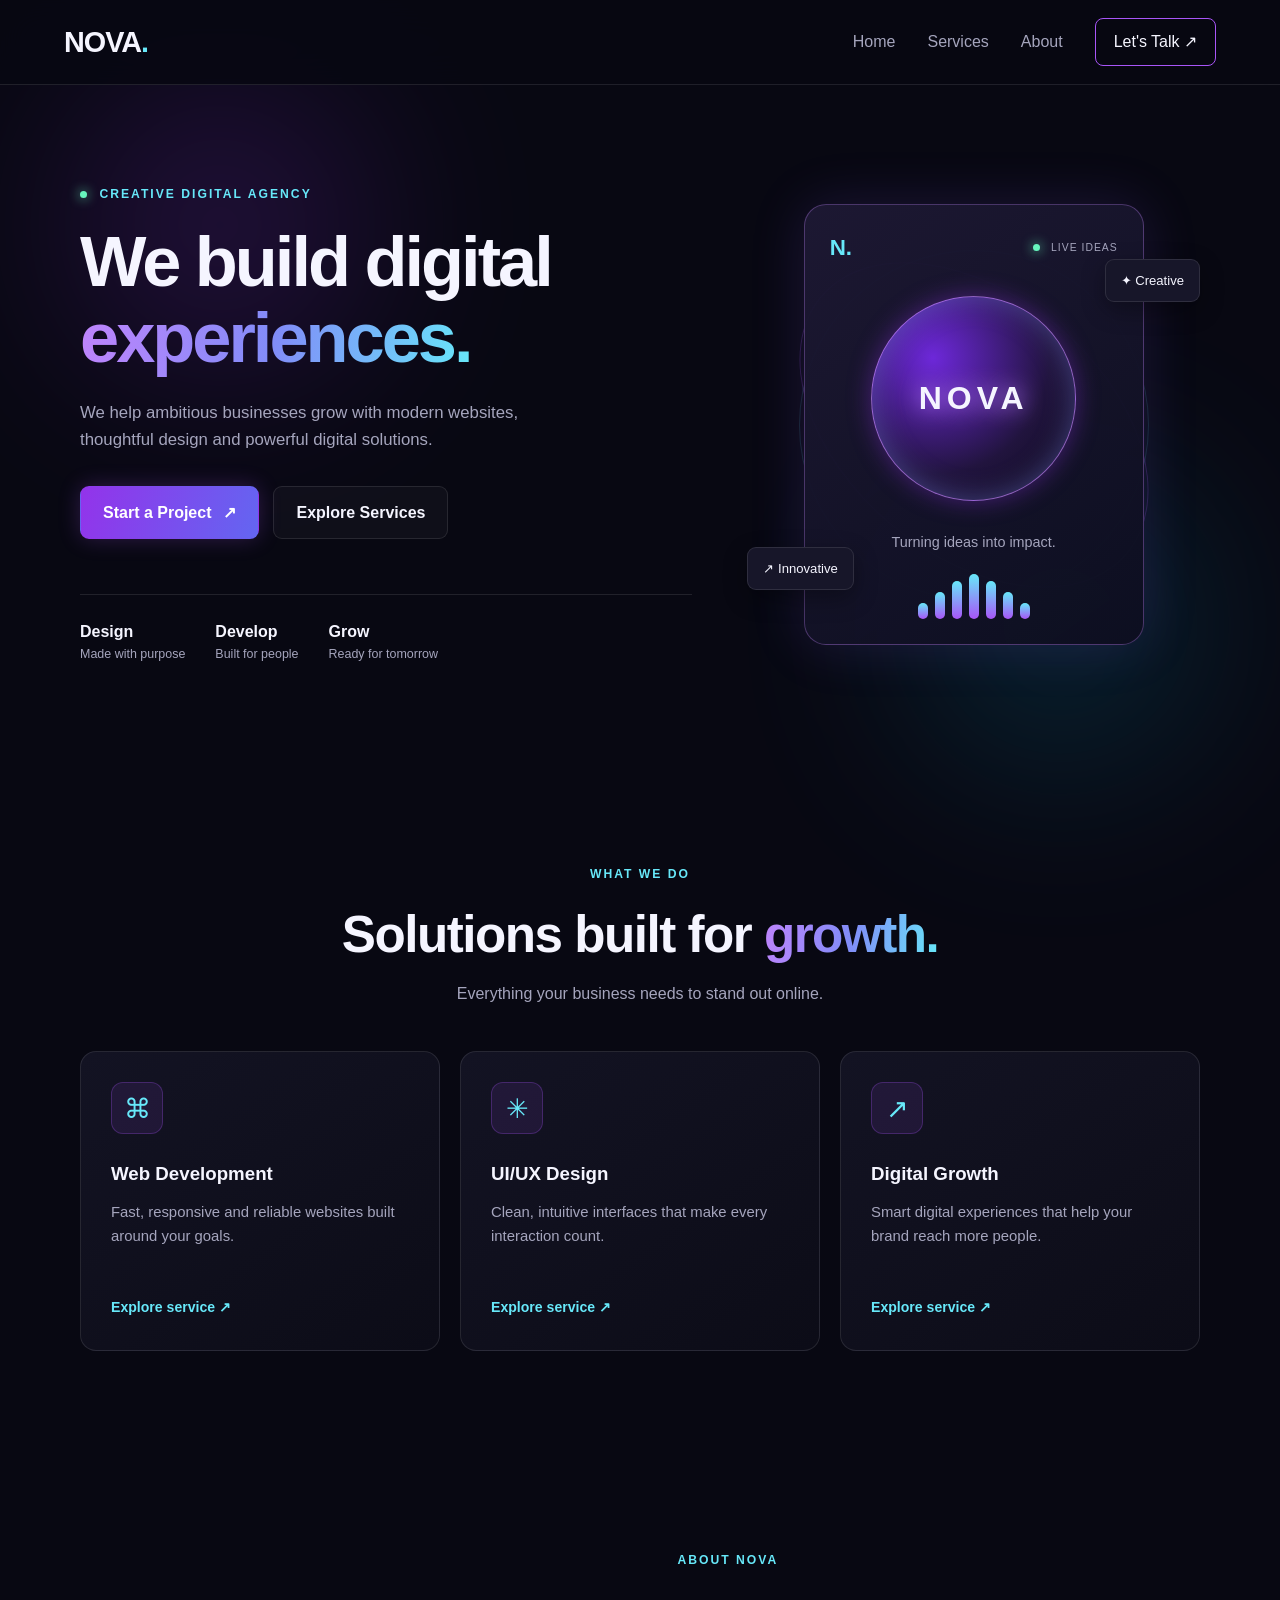
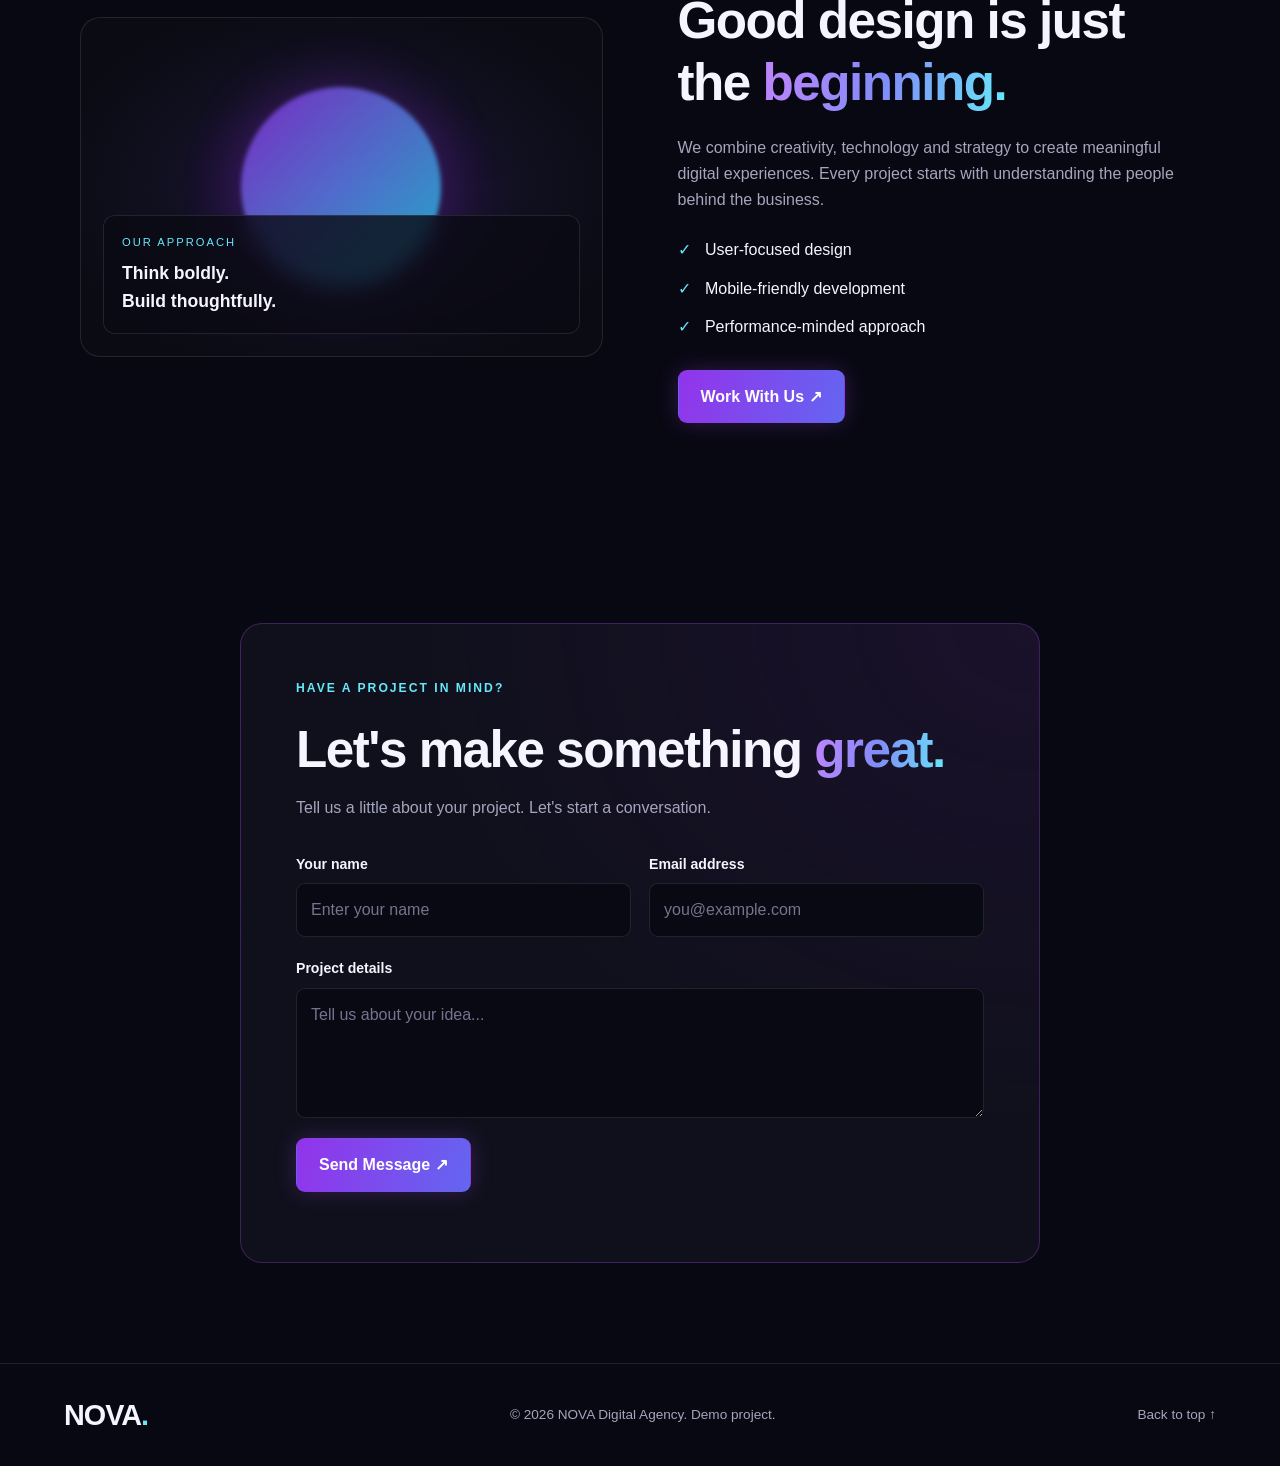
<file: n.html>
<!DOCTYPE html>
<html lang="en">
<head>
    <meta charset="UTF-8">
    <meta name="viewport" content="width=device-width, initial-scale=1.0">
    <meta name="description" content="NOVA Digital Agency builds modern websites and digital experiences for businesses.">
    <title>NOVA | Digital Agency</title>

    <link rel="stylesheet" href="s.css">
    <script src="st.js" defer></script>
</head>
<body>

    <!-- Navigation -->
    <header class="navbar">
        <a href="#home" class="logo">NOVA<span>.</span></a>

        <button class="menu-toggle"
                id="menuToggle"
                aria-label="Open navigation"
                aria-expanded="false"
                aria-controls="navLinks">
            ☰
        </button>

        <nav class="nav-links" id="navLinks">
            <a href="#home">Home</a>
            <a href="#services">Services</a>
            <a href="#about">About</a>
            <a href="#contact" class="nav-cta">Let's Talk ↗</a>
        </nav>
    </header>

    <main>
        <!-- Hero Section -->
        <section class="hero section" id="home">
            <div class="glow glow-one"></div>
            <div class="glow glow-two"></div>

            <div class="hero-content reveal">
                <p class="eyebrow">
                    <span class="status-dot"></span>
                    CREATIVE DIGITAL AGENCY
                </p>

                <h1>
                    We build digital
                    <span class="gradient-text">experiences.</span>
                </h1>

                <p class="hero-description">
                    We help ambitious businesses grow with modern websites,
                    thoughtful design and powerful digital solutions.
                </p>

                <div class="hero-actions">
                    <a href="#contact" class="btn btn-primary">
                        Start a Project <span>↗</span>
                    </a>

                    <a href="#services" class="btn btn-secondary">
                        Explore Services
                    </a>
                </div>

                <div class="hero-stats">
                    <div>
                        <h3>Design</h3>
                        <p>Made with purpose</p>
                    </div>
                    <div>
                        <h3>Develop</h3>
                        <p>Built for people</p>
                    </div>
                    <div>
                        <h3>Grow</h3>
                        <p>Ready for tomorrow</p>
                    </div>
                </div>
            </div>

            <div class="hero-visual reveal">
                <div class="orbit orbit-one"></div>
                <div class="orbit orbit-two"></div>

                <div class="visual-card">
                    <div class="card-top">
                        <span class="mini-logo">N.</span>
                        <span class="live-label">
                            <span class="status-dot"></span> LIVE IDEAS
                        </span>
                    </div>

                    <div class="visual-circle">
                        <span>NOVA</span>
                    </div>

                    <p class="visual-caption">Turning ideas into impact.</p>

                    <div class="visual-bars">
                        <span></span>
                        <span></span>
                        <span></span>
                        <span></span>
                        <span></span>
                        <span></span>
                        <span></span>
                    </div>
                </div>

                <div class="floating-tag tag-top">✦ Creative</div>
                <div class="floating-tag tag-bottom">↗ Innovative</div>
            </div>
        </section>

        <!-- Services -->
        <section class="section services" id="services">
            <div class="section-heading reveal">
                <p class="eyebrow">WHAT WE DO</p>
                <h2>Solutions built for <span class="gradient-text">growth.</span></h2>
                <p>Everything your business needs to stand out online.</p>
            </div>

            <div class="service-grid">
                <article class="service-card reveal">
                    <div class="service-icon">⌘</div>
                    <h3>Web Development</h3>
                    <p>Fast, responsive and reliable websites built around your goals.</p>
                    <a href="#contact">Explore service ↗</a>
                </article>

                <article class="service-card reveal">
                    <div class="service-icon">✳</div>
                    <h3>UI/UX Design</h3>
                    <p>Clean, intuitive interfaces that make every interaction count.</p>
                    <a href="#contact">Explore service ↗</a>
                </article>

                <article class="service-card reveal">
                    <div class="service-icon">↗</div>
                    <h3>Digital Growth</h3>
                    <p>Smart digital experiences that help your brand reach more people.</p>
                    <a href="#contact">Explore service ↗</a>
                </article>
            </div>
        </section>

        <!-- About -->
        <section class="section about" id="about">
            <div class="about-visual reveal">
                <div class="about-orb"></div>
                <div class="about-note">
                    <span>OUR APPROACH</span>
                    <strong>Think boldly.<br>Build thoughtfully.</strong>
                </div>
            </div>

            <div class="about-content reveal">
                <p class="eyebrow">ABOUT NOVA</p>
                <h2>Good design is just the <span class="gradient-text">beginning.</span></h2>
                <p>
                    We combine creativity, technology and strategy to create
                    meaningful digital experiences. Every project starts with
                    understanding the people behind the business.
                </p>

                <ul class="about-list">
                    <li><span>✓</span> User-focused design</li>
                    <li><span>✓</span> Mobile-friendly development</li>
                    <li><span>✓</span> Performance-minded approach</li>
                </ul>

                <a href="#contact" class="btn btn-primary">Work With Us ↗</a>
            </div>
        </section>

        <!-- Contact -->
        <section class="section contact" id="contact">
            <div class="contact-panel reveal">
                <p class="eyebrow">HAVE A PROJECT IN MIND?</p>
                <h2>Let's make something <span class="gradient-text">great.</span></h2>
                <p>Tell us a little about your project. Let's start a conversation.</p>

                <form id="contactForm">
                    <div class="form-row">
                        <div class="form-group">
                            <label for="name">Your name</label>
                            <input type="text" id="name" name="name"
                                   placeholder="Enter your name" required>
                        </div>

                        <div class="form-group">
                            <label for="email">Email address</label>
                            <input type="email" id="email" name="email"
                                   placeholder="you@example.com" required>
                        </div>
                    </div>

                    <div class="form-group">
                        <label for="message">Project details</label>
                        <textarea id="message" name="message" rows="4"
                                  placeholder="Tell us about your idea..."
                                  required></textarea>
                    </div>

                    <button type="submit" class="btn btn-primary">
                        Send Message ↗
                    </button>

                    <p id="formStatus" class="form-status" role="status"
                       aria-live="polite"></p>
                </form>
            </div>
        </section>
    </main>

    <!-- Footer -->
    <footer class="footer">
        <a href="#home" class="logo">NOVA<span>.</span></a>
        <p>© <span id="year"></span> NOVA Digital Agency. Demo project.</p>
        <a href="#home">Back to top ↑</a>
    </footer>

</body>
</html>
</file>
<file: s.css>
/* 1. Basic settings */
:root {
    --bg: #080812;
    --surface: #11111f;
    --text: #f5f5ff;
    --muted: #a5a5bd;
    --purple: #a855f7;
    --cyan: #67e8f9;
    --border: rgba(255, 255, 255, 0.10);
}

* {
    margin: 0;
    padding: 0;
    box-sizing: border-box;
}

html {
    scroll-behavior: smooth;
    scroll-padding-top: 90px;
}

body {
    background: var(--bg);
    color: var(--text);
    font-family: Inter, Arial, sans-serif;
    line-height: 1.6;
    overflow-x: hidden;
}

a {
    color: inherit;
    text-decoration: none;
}

button, input, textarea {
    font: inherit;
}

button, a {
    -webkit-tap-highlight-color: transparent;
}

::selection {
    background: var(--purple);
    color: white;
}

.section {
    width: min(1120px, 90%);
    margin-inline: auto;
    padding-block: 100px;
}

/* 2. Navigation */
.navbar {
    position: sticky;
    top: 0;
    z-index: 100;
    display: flex;
    justify-content: space-between;
    align-items: center;
    padding: 18px 5%;
    background: rgba(8, 8, 18, 0.85);
    border-bottom: 1px solid var(--border);
    backdrop-filter: blur(18px);
}

.logo {
    font-size: 1.8rem;
    font-weight: 900;
    letter-spacing: -1px;
}

.logo span {
    color: var(--cyan);
}

.nav-links {
    display: flex;
    align-items: center;
    gap: 32px;
}

.nav-links a:not(.nav-cta) {
    color: var(--muted);
    transition: color 0.25s;
}

.nav-links a:hover {
    color: var(--cyan);
}

.nav-cta {
    padding: 10px 18px;
    border: 1px solid var(--purple);
    border-radius: 8px;
}

.menu-toggle {
    display: none;
    color: white;
    background: transparent;
    border: 1px solid var(--border);
    border-radius: 8px;
    padding: 6px 12px;
    cursor: pointer;
    font-size: 1.4rem;
}

/* 3. Hero section */
.hero {
    min-height: 650px;
    display: grid;
    grid-template-columns: 1.15fr 0.85fr;
    align-items: center;
    gap: 55px;
    position: relative;
    isolation: isolate;
}

.hero-content, .hero-visual {
    position: relative;
    z-index: 1;
}

.eyebrow {
    color: var(--cyan);
    font-size: 0.76rem;
    font-weight: 800;
    letter-spacing: 2px;
    margin-bottom: 20px;
}

.status-dot {
    display: inline-block;
    width: 7px;
    height: 7px;
    background: #67f5bd;
    border-radius: 50%;
    margin-right: 7px;
    box-shadow: 0 0 12px #67f5bd;
}

h1 {
    font-size: clamp(2.8rem, 5.5vw, 5rem);
    line-height: 1.08;
    letter-spacing: -3px;
    max-width: 650px;
}

.gradient-text {
    background: linear-gradient(100deg, #c084fc, #818cf8, #67e8f9);
    -webkit-background-clip: text;
    background-clip: text;
    color: transparent;
}

.hero-description {
    max-width: 510px;
    margin-top: 24px;
    color: var(--muted);
    font-size: 1.05rem;
}

.hero-actions {
    display: flex;
    flex-wrap: wrap;
    gap: 14px;
    margin-top: 32px;
}

.btn {
    display: inline-flex;
    justify-content: center;
    align-items: center;
    gap: 12px;
    padding: 13px 22px;
    border-radius: 9px;
    font-weight: 700;
    border: 1px solid transparent;
    cursor: pointer;
    transition: transform 0.25s, box-shadow 0.25s,
                border-color 0.25s;
}

.btn:hover {
    transform: translateY(-3px);
}

.btn-primary {
    color: white;
    background: linear-gradient(110deg, #9333ea, #6366f1);
    box-shadow: 0 0 22px rgba(168, 85, 247, 0.24);
}

.btn-primary:hover {
    box-shadow: 0 0 32px rgba(168, 85, 247, 0.55);
}

.btn-secondary {
    border-color: var(--border);
    background: rgba(255, 255, 255, 0.03);
}

.btn-secondary:hover {
    border-color: var(--cyan);
}

.hero-stats {
    display: flex;
    flex-wrap: wrap;
    gap: 30px;
    margin-top: 55px;
    padding-top: 24px;
    border-top: 1px solid var(--border);
}

.hero-stats h3 {
    font-size: 1rem;
}

.hero-stats p {
    font-size: 0.78rem;
    color: var(--muted);
}

/* 4. Glowing background and visual card */
.glow {
    position: absolute;
    z-index: -1;
    width: 280px;
    height: 280px;
    border-radius: 50%;
    filter: blur(100px);
    opacity: 0.22;
    pointer-events: none;
}

.glow-one {
    background: #9333ea;
    top: 0;
    left: 0;
}

.glow-two {
    background: #0891b2;
    right: 0;
    bottom: 0;
}

.hero-visual {
    min-height: 420px;
    display: grid;
    place-items: center;
}

.visual-card {
    position: relative;
    z-index: 2;
    width: min(340px, 100%);
    padding: 25px;
    border: 1px solid rgba(192, 132, 252, 0.32);
    border-radius: 22px;
    background: linear-gradient(145deg,
        rgba(30, 25, 53, 0.95),
        rgba(13, 15, 32, 0.97));
    box-shadow: 0 0 55px rgba(139, 92, 246, 0.16);
    animation: float 5s ease-in-out infinite;
}

.card-top {
    display: flex;
    justify-content: space-between;
    align-items: center;
}

.mini-logo {
    font-size: 1.4rem;
    font-weight: 900;
    color: var(--cyan);
}

.live-label {
    font-size: 0.65rem;
    letter-spacing: 1px;
    color: var(--muted);
}

.visual-circle {
    width: 205px;
    height: 205px;
    margin: 30px auto;
    display: grid;
    place-items: center;
    border-radius: 50%;
    border: 1px solid rgba(192, 132, 252, 0.7);
    background: radial-gradient(circle at 30% 30%,
        #6d28d9, #21143e 58%, #0a0a16);
    box-shadow: 0 0 25px #9333ea66,
                inset 0 0 28px #818cf866;
    animation: pulse-glow 3s ease-in-out infinite;
}

.visual-circle span {
    font-size: 2rem;
    font-weight: 900;
    letter-spacing: 5px;
    text-shadow: 0 0 22px #c084fc;
}

.visual-caption {
    text-align: center;
    color: var(--muted);
    font-size: 0.9rem;
}

.visual-bars {
    display: flex;
    justify-content: center;
    align-items: end;
    gap: 7px;
    height: 45px;
    margin-top: 20px;
}

.visual-bars span {
    width: 10px;
    border-radius: 8px;
    background: linear-gradient(var(--cyan), var(--purple));
    animation: equalize 1s ease-in-out infinite alternate;
}

.visual-bars span:nth-child(1),
.visual-bars span:nth-child(7) { height: 35%; }

.visual-bars span:nth-child(2),
.visual-bars span:nth-child(6) {
    height: 60%;
    animation-delay: 0.2s;
}

.visual-bars span:nth-child(3),
.visual-bars span:nth-child(5) {
    height: 85%;
    animation-delay: 0.4s;
}

.visual-bars span:nth-child(4) {
    height: 100%;
    animation-delay: 0.6s;
}

.orbit {
    position: absolute;
    width: 350px;
    height: 350px;
    border: 1px solid rgba(103, 232, 249, 0.12);
    border-radius: 50%;
    animation: rotate 18s linear infinite;
}

.orbit-two {
    width: 400px;
    height: 260px;
    transform: rotate(40deg);
    border-color: rgba(168, 85, 247, 0.2);
}

.floating-tag {
    position: absolute;
    z-index: 3;
    padding: 10px 15px;
    border: 1px solid var(--border);
    border-radius: 9px;
    background: #171629;
    box-shadow: 0 8px 25px #0005;
    font-size: 0.82rem;
}

.tag-top {
    top: 55px;
    right: 0;
}

.tag-bottom {
    bottom: 55px;
    left: 0;
}

/* 5. Services */
.section-heading {
    text-align: center;
    max-width: 650px;
    margin: 0 auto 45px;
}

.section-heading h2,
.about-content h2,
.contact-panel h2 {
    font-size: clamp(2rem, 4vw, 3.2rem);
    line-height: 1.2;
    letter-spacing: -1.5px;
}

.section-heading > p:last-child,
.contact-panel > p:not(.eyebrow) {
    color: var(--muted);
    margin-top: 15px;
}

.service-grid {
    display: grid;
    grid-template-columns: repeat(3, minmax(0, 1fr));
    gap: 20px;
}

.service-card {
    padding: 30px;
    border: 1px solid var(--border);
    border-radius: 16px;
    background: linear-gradient(145deg, #131323, #0c0c17);
    transition: transform 0.3s, border-color 0.3s,
                box-shadow 0.3s;
}

.service-card:hover {
    transform: translateY(-7px);
    border-color: #a855f7aa;
    box-shadow: 0 10px 35px #9333ea1c;
}

.service-icon {
    width: 52px;
    height: 52px;
    display: grid;
    place-items: center;
    color: var(--cyan);
    font-size: 1.7rem;
    border-radius: 12px;
    background: #a855f71a;
    border: 1px solid #a855f744;
    margin-bottom: 25px;
}

.service-card h3 {
    margin-bottom: 12px;
}

.service-card p {
    color: var(--muted);
    font-size: 0.93rem;
    min-height: 75px;
}

.service-card a {
    display: inline-block;
    margin-top: 20px;
    color: var(--cyan);
    font-size: 0.88rem;
    font-weight: 700;
}

/* 6. About */
.about {
    display: grid;
    grid-template-columns: 1fr 1fr;
    align-items: center;
    gap: 75px;
}

.about-visual {
    min-height: 340px;
    position: relative;
    display: grid;
    place-items: center;
    border: 1px solid var(--border);
    border-radius: 20px;
    overflow: hidden;
    background: radial-gradient(ellipse at center,
        #29134d 0%, #111020 48%, #0b0b14 80%);
}

.about-orb {
    width: 200px;
    height: 200px;
    border-radius: 50%;
    background: linear-gradient(135deg, #9333ea, #22d3ee);
    filter: blur(2px);
    opacity: 0.8;
    box-shadow: 0 0 65px #9333ea66;
    animation: pulse-glow 4s ease-in-out infinite;
}

.about-note {
    position: absolute;
    bottom: 22px;
    left: 22px;
    right: 22px;
    padding: 18px;
    background: #0b0b14cc;
    border: 1px solid var(--border);
    border-radius: 12px;
    backdrop-filter: blur(10px);
}

.about-note span {
    display: block;
    color: var(--cyan);
    font-size: 0.7rem;
    letter-spacing: 2px;
    margin-bottom: 7px;
}

.about-note strong {
    font-size: 1.1rem;
}

.about-content > p:not(.eyebrow) {
    margin-top: 22px;
    color: var(--muted);
}

.about-list {
    list-style: none;
    display: grid;
    gap: 13px;
    margin: 25px 0 30px;
}

.about-list li span {
    color: var(--cyan);
    margin-right: 10px;
}

/* 7. Contact form */
.contact-panel {
    max-width: 800px;
    margin: auto;
    padding: clamp(25px, 5vw, 55px);
    border: 1px solid rgba(168, 85, 247, 0.28);
    border-radius: 22px;
    background: radial-gradient(ellipse at top right,
        #29144366, transparent 55%), #10101c;
}

.contact-panel form {
    margin-top: 32px;
}

.form-row {
    display: grid;
    grid-template-columns: 1fr 1fr;
    gap: 18px;
}

.form-group {
    display: grid;
    gap: 8px;
    margin-bottom: 20px;
}

.form-group label {
    font-size: 0.88rem;
    font-weight: 700;
}

.form-group input,
.form-group textarea {
    width: 100%;
    color: var(--text);
    background: #090914;
    border: 1px solid var(--border);
    border-radius: 9px;
    padding: 13px 14px;
    outline: none;
    resize: vertical;
    transition: border-color 0.2s, box-shadow 0.2s;
}

.form-group input:focus,
.form-group textarea:focus {
    border-color: var(--purple);
    box-shadow: 0 0 0 3px #a855f722;
}

.form-group input::placeholder,
.form-group textarea::placeholder {
    color: #74748d;
}

.form-status {
    margin-top: 15px;
    color: var(--cyan);
    font-size: 0.9rem;
}

/* 8. Footer */
.footer {
    display: flex;
    align-items: center;
    justify-content: space-between;
    flex-wrap: wrap;
    gap: 20px;
    padding: 28px 5%;
    border-top: 1px solid var(--border);
}

.footer p,
.footer > a:last-child {
    color: var(--muted);
    font-size: 0.85rem;
}

/* 9. Animations */
@keyframes float {
    0%, 100% { transform: translateY(0); }
    50% { transform: translateY(-12px); }
}

@keyframes pulse-glow {
    0%, 100% {
        box-shadow: 0 0 25px #9333ea55;
        filter: brightness(0.9);
    }
    50% {
        box-shadow: 0 0 55px #9333eaaa;
        filter: brightness(1.15);
    }
}

@keyframes equalize {
    from { transform: scaleY(0.5); }
    to { transform: scaleY(1); }
}

@keyframes rotate {
    to { transform: rotate(360deg); }
}

.reveal {
    opacity: 0;
    transform: translateY(24px);
    transition: opacity 0.7s ease, transform 0.7s ease;
}

.reveal.visible {
    opacity: 1;
    transform: translateY(0);
}

/* 10. Tablet and mobile responsive layout */
@media (max-width: 850px) {
    .section {
        padding-block: 75px;
    }

    .hero {
        grid-template-columns: 1fr;
        gap: 20px;
        padding-top: 70px;
    }

    .hero-content {
        text-align: center;
    }

    .hero-description {
        margin-inline: auto;
    }

    .hero-actions,
    .hero-stats {
        justify-content: center;
    }

    .hero-visual {
        min-height: 400px;
    }

    .service-grid {
        grid-template-columns: repeat(2, minmax(0, 1fr));
    }

    .about {
        grid-template-columns: 1fr;
        gap: 40px;
    }
}

@media (max-width: 600px) {
    .navbar {
        padding: 14px 5%;
    }

    .menu-toggle {
        display: block;
    }

    .nav-links {
        display: none;
        position: absolute;
        top: calc(100% + 1px);
        left: 0;
        right: 0;
        padding: 20px 5%;
        flex-direction: column;
        align-items: stretch;
        gap: 18px;
        background: #0c0c18;
        border-bottom: 1px solid var(--border);
    }

    .nav-links.open {
        display: flex;
    }

    .nav-links a {
        padding: 8px 0;
    }

    .nav-links .nav-cta {
        text-align: center;
    }

    .section {
        width: 90%;
        padding-block: 60px;
    }

    h1 {
        font-size: clamp(2.5rem, 11vw, 3.7rem);
        letter-spacing: -1.8px;
    }

    .hero-stats {
        gap: 18px;
    }

    .hero-stats > div {
        min-width: 90px;
    }

    .hero-visual {
        min-height: 350px;
    }

    .visual-card {
        width: min(300px, 88%);
        padding: 20px;
    }

    .visual-circle {
        width: 170px;
        height: 170px;
    }

    .orbit {
        width: 280px;
        height: 280px;
    }

    .orbit-two {
        width: 300px;
        height: 210px;
    }

    .tag-top {
        right: -4px;
        top: 35px;
    }

    .tag-bottom {
        left: -4px;
        bottom: 35px;
    }

    .service-grid,
    .form-row {
        grid-template-columns: 1fr;
    }

    .service-card p {
        min-height: auto;
    }

    .about-visual {
        min-height: 300px;
    }

    .footer {
        justify-content: center;
        text-align: center;
        flex-direction: column;
    }
}

/* Accessibility: respect reduced-motion preferences */
@media (prefers-reduced-motion: reduce) {
    *, *::before, *::after {
        scroll-behavior: auto !important;
        animation-duration: 0.01ms !important;
        animation-iteration-count: 1 !important;
        transition-duration: 0.01ms !important;
    }

    .reveal {
        opacity: 1;
        transform: none;
    }
}
</file>
